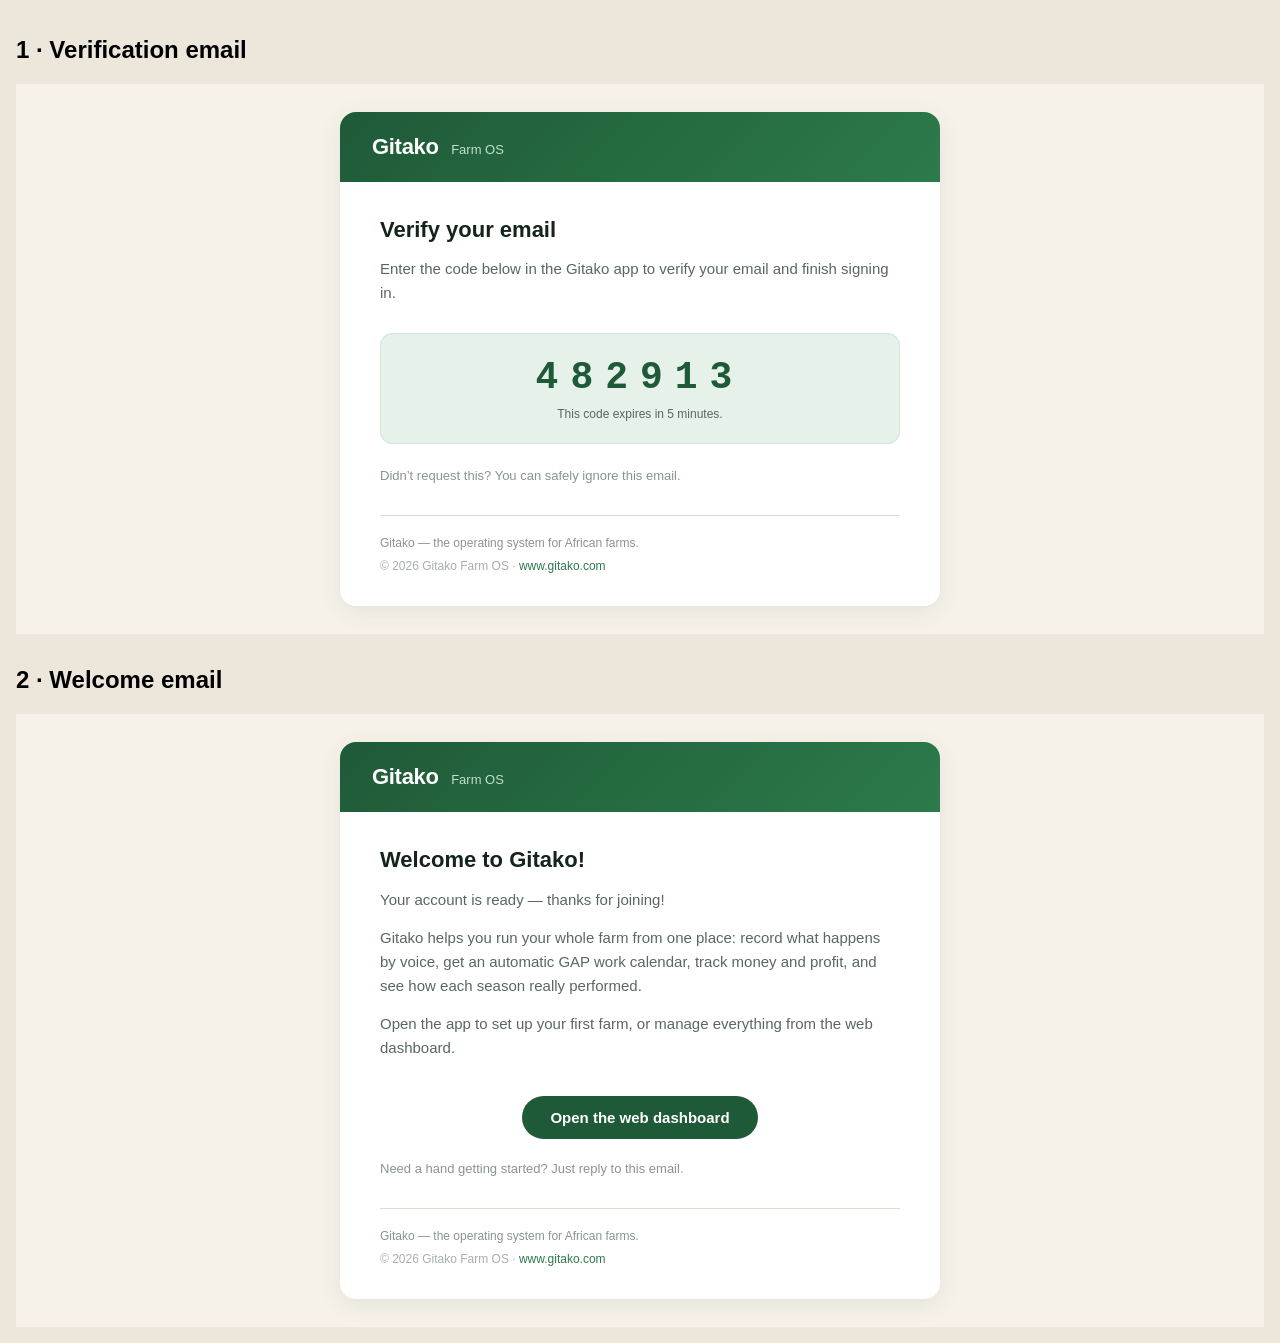
<file: email-preview.html>
<div style="font-family:sans-serif;padding:16px;background:#ece7da"><h2>1 · Verification email</h2><!DOCTYPE html>
<html lang="en" xmlns="http://www.w3.org/1999/xhtml">
<head>
  <meta charset="utf-8" />
  <meta name="viewport" content="width=device-width, initial-scale=1.0" />
  <meta http-equiv="X-UA-Compatible" content="IE=edge" />
  <title>Your Gitako verification code</title>
  <style>
    /* Dark-mode-friendly + mobile tweaks (most styles are inline for clients). */
    @media only screen and (max-width:600px){
      .container{width:100%!important}
      .px{padding-left:24px!important;padding-right:24px!important}
      .code{font-size:30px!important;letter-spacing:8px!important}
    }
  </style>
</head>
<body style="margin:0;padding:0;background:#F6F2E9;">
  <!-- preheader (hidden preview text) -->
  <div style="display:none;max-height:0;overflow:hidden;opacity:0;color:#F6F2E9;font-size:1px;line-height:1px;">
    Enter the code below in the Gitako app to verify your email and finish signing in.
  </div>

  <table role="presentation" width="100%" cellpadding="0" cellspacing="0" style="background:#F6F2E9;">
    <tr>
      <td align="center" style="padding:28px 12px;">
        <table role="presentation" class="container" width="600" cellpadding="0" cellspacing="0"
               style="width:600px;max-width:600px;background:#ffffff;border-radius:16px;overflow:hidden;
                      box-shadow:0 6px 24px rgba(15,61,36,.08);font-family:'Segoe UI',Roboto,Helvetica,Arial,sans-serif;">

          <!-- Header -->
          <tr>
            <td style="background:#1F5A38;background:linear-gradient(135deg,#1F5A38,#2C7A4B);padding:22px 32px;">
              <span style="color:#ffffff;font-size:22px;font-weight:800;letter-spacing:-.3px;">Gitako</span>
              <span style="color:#bfe0cd;font-size:13px;margin-left:8px;">Farm OS</span>
            </td>
          </tr>

          <!-- Body -->
          <tr>
            <td class="px" style="padding:34px 40px 8px 40px;">
              <h1 style="margin:0 0 14px 0;font-size:22px;line-height:1.25;color:#14241B;font-weight:800;">
                Verify your email
              </h1>
              
              <p style="margin:0 0 14px 0;font-size:15px;line-height:1.6;color:#5A6760;">Enter the code below in the Gitako app to verify your email and finish signing in.</p>
              
            </td>
          </tr>

          
          <!-- Code block -->
          <tr>
            <td class="px" style="padding:6px 40px 8px 40px;">
              <table role="presentation" width="100%" cellpadding="0" cellspacing="0">
                <tr>
                  <td align="center" style="background:#E6F1EA;border:1px solid #cfe6d8;border-radius:12px;padding:22px 12px;">
                    <div class="code" style="font-family:'Courier New',monospace;font-size:38px;font-weight:700;
                                letter-spacing:12px;color:#1F5A38;">482913</div>
                    
                    <div style="margin-top:8px;font-size:12px;color:#5A6760;">This code expires in 5 minutes.</div>
                    
                  </td>
                </tr>
              </table>
            </td>
          </tr>
          

          

          
          <tr>
            <td class="px" style="padding:14px 40px 4px 40px;">
              <p style="margin:0;font-size:13px;line-height:1.6;color:#8a958e;">Didn’t request this? You can safely ignore this email.</p>
            </td>
          </tr>
          

          <!-- divider -->
          <tr><td style="padding:24px 40px 0 40px;"><div style="height:1px;background:#E3DCCB;"></div></td></tr>

          <!-- Footer -->
          <tr>
            <td class="px" style="padding:18px 40px 30px 40px;">
              <p style="margin:0 0 4px 0;font-size:12px;line-height:1.6;color:#8a958e;">
                Gitako — the operating system for African farms.
              </p>
              <p style="margin:0;font-size:12px;line-height:1.6;color:#a7b0aa;">
                © 2026 Gitako Farm OS ·
                <a href="https://www.gitako.com" style="color:#2C7A4B;text-decoration:none;">www.gitako.com</a>
              </p>
            </td>
          </tr>

        </table>
      </td>
    </tr>
  </table>
</body>
</html>
<h2 style="margin-top:32px">2 · Welcome email</h2><!DOCTYPE html>
<html lang="en" xmlns="http://www.w3.org/1999/xhtml">
<head>
  <meta charset="utf-8" />
  <meta name="viewport" content="width=device-width, initial-scale=1.0" />
  <meta http-equiv="X-UA-Compatible" content="IE=edge" />
  <title>Welcome to Gitako</title>
  <style>
    /* Dark-mode-friendly + mobile tweaks (most styles are inline for clients). */
    @media only screen and (max-width:600px){
      .container{width:100%!important}
      .px{padding-left:24px!important;padding-right:24px!important}
      .code{font-size:30px!important;letter-spacing:8px!important}
    }
  </style>
</head>
<body style="margin:0;padding:0;background:#F6F2E9;">
  <!-- preheader (hidden preview text) -->
  <div style="display:none;max-height:0;overflow:hidden;opacity:0;color:#F6F2E9;font-size:1px;line-height:1px;">
    Your account is ready — thanks for joining!
  </div>

  <table role="presentation" width="100%" cellpadding="0" cellspacing="0" style="background:#F6F2E9;">
    <tr>
      <td align="center" style="padding:28px 12px;">
        <table role="presentation" class="container" width="600" cellpadding="0" cellspacing="0"
               style="width:600px;max-width:600px;background:#ffffff;border-radius:16px;overflow:hidden;
                      box-shadow:0 6px 24px rgba(15,61,36,.08);font-family:'Segoe UI',Roboto,Helvetica,Arial,sans-serif;">

          <!-- Header -->
          <tr>
            <td style="background:#1F5A38;background:linear-gradient(135deg,#1F5A38,#2C7A4B);padding:22px 32px;">
              <span style="color:#ffffff;font-size:22px;font-weight:800;letter-spacing:-.3px;">Gitako</span>
              <span style="color:#bfe0cd;font-size:13px;margin-left:8px;">Farm OS</span>
            </td>
          </tr>

          <!-- Body -->
          <tr>
            <td class="px" style="padding:34px 40px 8px 40px;">
              <h1 style="margin:0 0 14px 0;font-size:22px;line-height:1.25;color:#14241B;font-weight:800;">
                Welcome to Gitako!
              </h1>
              
              <p style="margin:0 0 14px 0;font-size:15px;line-height:1.6;color:#5A6760;">Your account is ready — thanks for joining!</p>
              
              <p style="margin:0 0 14px 0;font-size:15px;line-height:1.6;color:#5A6760;">Gitako helps you run your whole farm from one place: record what happens by voice, get an automatic GAP work calendar, track money and profit, and see how each season really performed.</p>
              
              <p style="margin:0 0 14px 0;font-size:15px;line-height:1.6;color:#5A6760;">Open the app to set up your first farm, or manage everything from the web dashboard.</p>
              
            </td>
          </tr>

          

          
          <!-- CTA button -->
          <tr>
            <td class="px" align="center" style="padding:14px 40px 6px 40px;">
              <a href="https://app.gitako.com"
                 style="display:inline-block;background:#1F5A38;color:#ffffff;text-decoration:none;
                        font-size:15px;font-weight:700;padding:13px 28px;border-radius:999px;">Open the web dashboard</a>
            </td>
          </tr>
          

          
          <tr>
            <td class="px" style="padding:14px 40px 4px 40px;">
              <p style="margin:0;font-size:13px;line-height:1.6;color:#8a958e;">Need a hand getting started? Just reply to this email.</p>
            </td>
          </tr>
          

          <!-- divider -->
          <tr><td style="padding:24px 40px 0 40px;"><div style="height:1px;background:#E3DCCB;"></div></td></tr>

          <!-- Footer -->
          <tr>
            <td class="px" style="padding:18px 40px 30px 40px;">
              <p style="margin:0 0 4px 0;font-size:12px;line-height:1.6;color:#8a958e;">
                Gitako — the operating system for African farms.
              </p>
              <p style="margin:0;font-size:12px;line-height:1.6;color:#a7b0aa;">
                © 2026 Gitako Farm OS ·
                <a href="https://www.gitako.com" style="color:#2C7A4B;text-decoration:none;">www.gitako.com</a>
              </p>
            </td>
          </tr>

        </table>
      </td>
    </tr>
  </table>
</body>
</html>
</div>
</file>
